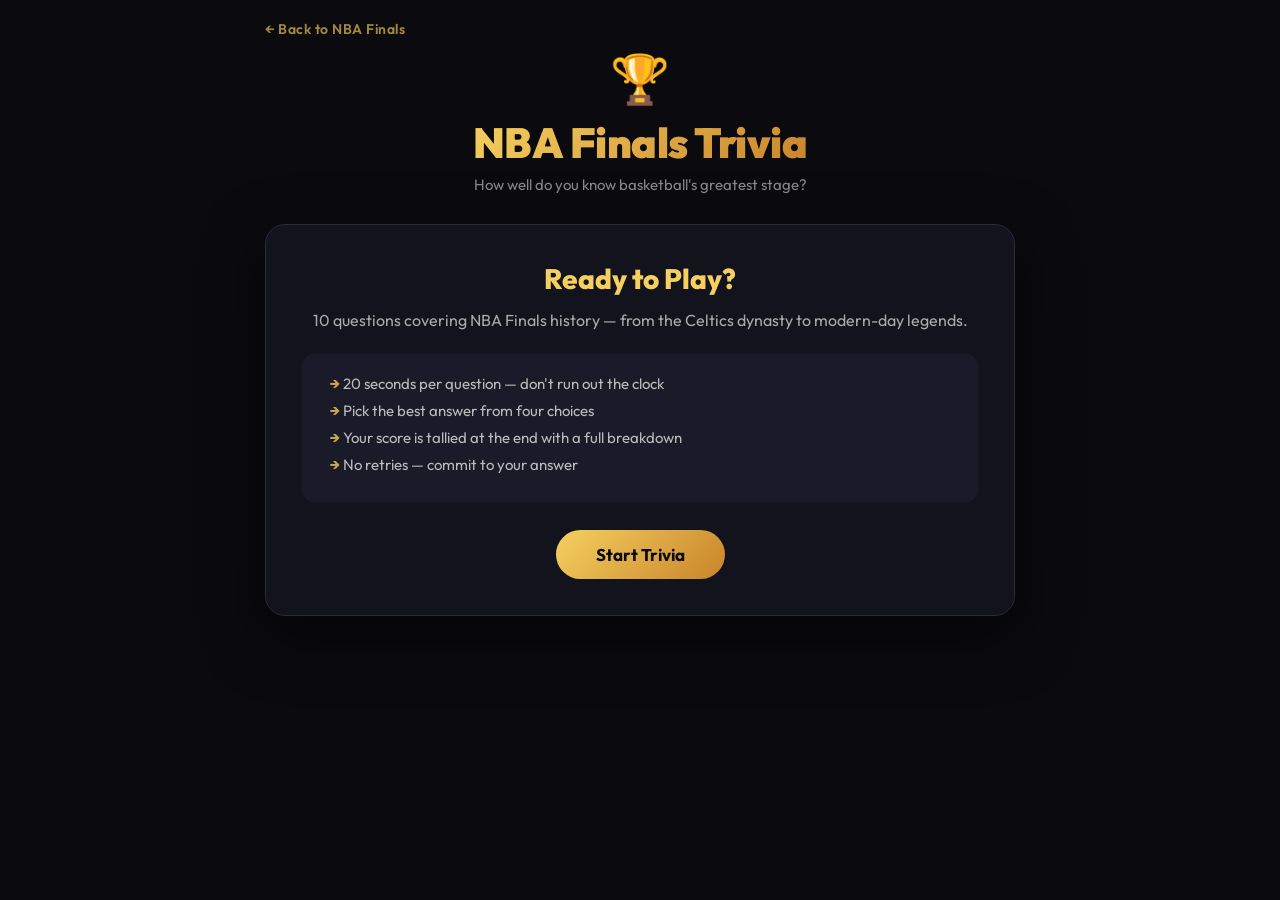
<file: AI-Web-App/AI-Web-App.html>
<!DOCTYPE html>
<html lang="en">
<head>
    <meta charset="UTF-8">
    <meta name="viewport" content="width=device-width, initial-scale=1.0">
    <title>NBA Finals Trivia | Test Your Knowledge</title>
    <link href="https://fonts.googleapis.com/css2?family=Outfit:wght@300;400;600;700;800;900&display=swap" rel="stylesheet">
    <style>
        *, *::before, *::after { box-sizing: border-box; margin: 0; padding: 0; }

        body {
            font-family: 'Outfit', sans-serif;
            background: #0a0a0f;
            color: #fff;
            min-height: 100vh;
            display: flex;
            flex-direction: column;
            align-items: center;
            justify-content: flex-start;
            padding: 20px;
        }

        .top-nav {
            width: 100%;
            max-width: 750px;
            display: flex;
            justify-content: flex-start;
            margin-bottom: 10px;
        }
        .top-nav a {
            color: #c8a84b;
            text-decoration: none;
            font-size: 14px;
            font-weight: 600;
            letter-spacing: 0.5px;
            opacity: 0.8;
            transition: opacity 0.2s;
        }
        .top-nav a:hover { opacity: 1; }

        .header {
            text-align: center;
            margin-bottom: 30px;
        }
        .header .trophy { font-size: 48px; margin-bottom: 8px; }
        .header h1 {
            font-size: clamp(26px, 5vw, 42px);
            font-weight: 900;
            background: linear-gradient(135deg, #f5d060, #c8842a);
            -webkit-background-clip: text;
            -webkit-text-fill-color: transparent;
            background-clip: text;
            letter-spacing: -0.5px;
        }
        .header p {
            color: #888;
            font-size: 15px;
            margin-top: 6px;
        }

        .card {
            background: #13131e;
            border: 1px solid #2a2a3a;
            border-radius: 20px;
            padding: 36px;
            width: 100%;
            max-width: 750px;
            box-shadow: 0 20px 60px rgba(0,0,0,0.5);
        }

        #start-screen { text-align: center; }
        #start-screen h2 {
            font-size: 28px;
            font-weight: 800;
            margin-bottom: 12px;
            color: #f5d060;
        }
        #start-screen p {
            color: #aaa;
            font-size: 16px;
            line-height: 1.6;
            margin-bottom: 10px;
        }
        .rules {
            background: #1a1a28;
            border-radius: 12px;
            padding: 20px 24px;
            margin: 20px 0 28px;
            text-align: left;
        }
        .rules li {
            color: #bbb;
            font-size: 15px;
            margin-bottom: 8px;
            padding-left: 4px;
            list-style: none;
        }
        .rules li::before { content: "\2192  "; color: #c8a84b; font-weight: 700; }

        .btn {
            display: inline-block;
            padding: 14px 40px;
            border-radius: 50px;
            border: none;
            font-family: 'Outfit', sans-serif;
            font-size: 17px;
            font-weight: 700;
            cursor: pointer;
            transition: transform 0.15s, box-shadow 0.15s, opacity 0.15s;
        }
        .btn-gold {
            background: linear-gradient(135deg, #f5d060, #c8842a);
            color: #0a0a0f;
        }
        .btn-gold:hover { transform: translateY(-2px); box-shadow: 0 8px 24px rgba(200,132,42,0.4); }
        .btn-gold:active { transform: translateY(0); }
        .btn-outline {
            background: transparent;
            border: 2px solid #c8a84b;
            color: #c8a84b;
            padding: 10px 28px;
            font-size: 15px;
        }
        .btn-outline:hover { background: #c8a84b22; }

        #quiz-screen { display: none; }

        .quiz-top {
            display: flex;
            justify-content: space-between;
            align-items: center;
            margin-bottom: 20px;
        }
        .question-counter {
            font-size: 14px;
            font-weight: 600;
            color: #666;
            text-transform: uppercase;
            letter-spacing: 1px;
        }
        .score-display {
            font-size: 14px;
            font-weight: 700;
            color: #c8a84b;
        }

        .timer-wrap { margin-bottom: 22px; }
        .timer-label {
            display: flex;
            justify-content: space-between;
            font-size: 13px;
            color: #555;
            margin-bottom: 6px;
        }
        #timer-count { font-weight: 700; color: #f5d060; }
        .timer-bar-bg {
            background: #1e1e2e;
            border-radius: 100px;
            height: 8px;
            overflow: hidden;
        }
        #timer-bar {
            height: 100%;
            border-radius: 100px;
            background: linear-gradient(90deg, #f5d060, #c8842a);
            transition: width 1s linear, background 0.5s;
            width: 100%;
        }
        #timer-bar.urgent { background: linear-gradient(90deg, #ff4444, #cc0000); }

        .category-tag {
            display: inline-block;
            background: #1e1e2e;
            border: 1px solid #3a3a4a;
            border-radius: 6px;
            padding: 4px 12px;
            font-size: 12px;
            font-weight: 600;
            color: #888;
            text-transform: uppercase;
            letter-spacing: 1px;
            margin-bottom: 16px;
        }
        #question-text {
            font-size: clamp(17px, 2.5vw, 22px);
            font-weight: 700;
            line-height: 1.4;
            margin-bottom: 28px;
            color: #f0f0f0;
        }

        .options-grid {
            display: grid;
            grid-template-columns: 1fr 1fr;
            gap: 12px;
            margin-bottom: 20px;
        }
        @media (max-width: 520px) { .options-grid { grid-template-columns: 1fr; } }

        .option {
            background: #1a1a28;
            border: 2px solid #2a2a3a;
            border-radius: 14px;
            padding: 16px 18px;
            font-family: 'Outfit', sans-serif;
            font-size: 15px;
            font-weight: 500;
            color: #ccc;
            cursor: pointer;
            text-align: left;
            transition: border-color 0.2s, background 0.2s, transform 0.15s, color 0.2s;
            display: flex;
            align-items: center;
            gap: 12px;
        }
        .option:hover:not(:disabled) {
            border-color: #c8a84b;
            background: #1e1e30;
            color: #fff;
            transform: translateY(-2px);
        }
        .option .opt-letter {
            width: 28px;
            height: 28px;
            border-radius: 8px;
            background: #252535;
            display: flex;
            align-items: center;
            justify-content: center;
            font-size: 12px;
            font-weight: 800;
            color: #888;
            flex-shrink: 0;
            transition: background 0.2s, color 0.2s;
        }
        .option.correct {
            border-color: #22c55e;
            background: #052e16;
            color: #4ade80;
        }
        .option.correct .opt-letter { background: #22c55e; color: #fff; }
        .option.wrong {
            border-color: #ef4444;
            background: #2d0a0a;
            color: #f87171;
        }
        .option.wrong .opt-letter { background: #ef4444; color: #fff; }
        .option:disabled { cursor: default; transform: none; }

        #feedback {
            font-size: 15px;
            font-weight: 600;
            text-align: center;
            min-height: 22px;
            margin-bottom: 16px;
            transition: opacity 0.2s;
        }
        #feedback.correct-msg { color: #4ade80; }
        #feedback.wrong-msg { color: #f87171; }

        #next-btn { display: none; width: 100%; }

        .progress-dots {
            display: flex;
            gap: 6px;
            justify-content: center;
            margin-top: 20px;
            flex-wrap: wrap;
        }
        .dot {
            width: 10px;
            height: 10px;
            border-radius: 50%;
            background: #2a2a3a;
            transition: background 0.3s;
        }
        .dot.answered-correct { background: #22c55e; }
        .dot.answered-wrong { background: #ef4444; }
        .dot.current { background: #c8a84b; box-shadow: 0 0 8px #c8a84b66; }

        #results-screen { display: none; text-align: center; }
        .score-circle {
            width: 140px;
            height: 140px;
            border-radius: 50%;
            background: conic-gradient(#f5d060 0%, transparent 0%);
            margin: 0 auto 24px;
            display: flex;
            align-items: center;
            justify-content: center;
            position: relative;
        }
        .score-circle::before {
            content: '';
            position: absolute;
            inset: 12px;
            border-radius: 50%;
            background: #13131e;
        }
        .score-inner {
            position: relative;
            z-index: 1;
        }
        .score-number {
            font-size: 36px;
            font-weight: 900;
            color: #f5d060;
            display: block;
            line-height: 1;
        }
        .score-label { font-size: 12px; color: #666; margin-top: 2px; }
        #results-screen h2 {
            font-size: 26px;
            font-weight: 800;
            margin-bottom: 8px;
        }
        #result-subtitle { color: #888; font-size: 15px; margin-bottom: 28px; }

        .breakdown {
            text-align: left;
            margin-bottom: 28px;
        }
        .breakdown h3 {
            font-size: 14px;
            font-weight: 700;
            color: #555;
            text-transform: uppercase;
            letter-spacing: 1px;
            margin-bottom: 12px;
        }
        .breakdown-item {
            background: #1a1a28;
            border-radius: 12px;
            padding: 14px 16px;
            margin-bottom: 8px;
            display: flex;
            align-items: flex-start;
            gap: 12px;
            font-size: 14px;
        }
        .breakdown-icon { font-size: 18px; flex-shrink: 0; margin-top: 1px; }
        .breakdown-q { color: #ccc; line-height: 1.4; }
        .breakdown-a { font-weight: 600; margin-top: 3px; }
        .breakdown-a.correct-a { color: #4ade80; }
        .breakdown-a.wrong-a { color: #f87171; }

        .results-btns { display: flex; gap: 12px; justify-content: center; flex-wrap: wrap; }

        @keyframes fadeSlideIn {
            from { opacity: 0; transform: translateY(16px); }
            to   { opacity: 1; transform: translateY(0); }
        }
        .fade-in { animation: fadeSlideIn 0.35s ease forwards; }

        @keyframes shake {
            0%, 100% { transform: translateX(0); }
            20%       { transform: translateX(-8px); }
            40%       { transform: translateX(8px); }
            60%       { transform: translateX(-5px); }
            80%       { transform: translateX(5px); }
        }
        .shake { animation: shake 0.4s ease; }
    </style>
</head>
<body>

    <div class="top-nav">
        <a href="../From-Scratch/From-Scratch.html">← Back to NBA Finals</a>
    </div>

    <div class="header">
        <div class="trophy">🏆</div>
        <h1>NBA Finals Trivia</h1>
        <p>How well do you know basketball's greatest stage?</p>
    </div>

    <div class="card" id="start-screen">
        <h2>Ready to Play?</h2>
        <p>10 questions covering NBA Finals history — from the Celtics dynasty to modern-day legends.</p>
        <ul class="rules">
            <li>20 seconds per question — don't run out the clock</li>
            <li>Pick the best answer from four choices</li>
            <li>Your score is tallied at the end with a full breakdown</li>
            <li>No retries — commit to your answer</li>
        </ul>
        <button class="btn btn-gold" onclick="startGame()">Start Trivia</button>
    </div>

    <div class="card" id="quiz-screen">
        <div class="quiz-top">
            <span class="question-counter" id="q-counter">Question 1 of 10</span>
            <span class="score-display" id="score-display">Score: 0</span>
        </div>

        <div class="timer-wrap">
            <div class="timer-label">
                <span>Time Remaining</span>
                <span id="timer-count">20s</span>
            </div>
            <div class="timer-bar-bg">
                <div id="timer-bar"></div>
            </div>
        </div>

        <div class="category-tag" id="category-tag">General</div>
        <div id="question-text"></div>

        <div class="options-grid" id="options-grid"></div>

        <div id="feedback"></div>
        <button class="btn btn-gold" id="next-btn" onclick="nextQuestion()">Next Question →</button>

        <div class="progress-dots" id="progress-dots"></div>
    </div>

    <div class="card" id="results-screen">
        <div class="score-circle" id="score-circle">
            <div class="score-inner">
                <span class="score-number" id="final-score-num">0/10</span>
                <div class="score-label">CORRECT</div>
            </div>
        </div>
        <h2 id="result-title">Nice Work!</h2>
        <p id="result-subtitle"></p>

        <div class="breakdown">
            <h3>Question Breakdown</h3>
            <div id="breakdown-list"></div>
        </div>

        <div class="results-btns">
            <button class="btn btn-gold" onclick="restartGame()">Play Again</button>
            <a href="../From-Scratch/From-Scratch.html" class="btn btn-outline">Back to Site</a>
        </div>
    </div>

    <script>
        const questions = [
            {
                category: "Dynasty Era",
                question: "How many consecutive NBA Championships did the Boston Celtics win from 1959 to 1966?",
                options: ["6", "7", "8", "9"],
                answer: 2
            },
            {
                category: "The GOAT Debate",
                question: "Michael Jordan went undefeated in the NBA Finals. How many championships did he win?",
                options: ["4", "5", "6", "7"],
                answer: 2
            },
            {
                category: "Coaching Legends",
                question: "Phil Jackson holds the record for most NBA championships won as a head coach. How many rings did he win?",
                options: ["9", "10", "11", "12"],
                answer: 2
            },
            {
                category: "Strange But True",
                question: "Jerry West won the first-ever Finals MVP award in 1969 — despite being on the losing team. Which team did he play for?",
                options: ["Boston Celtics", "New York Knicks", "Los Angeles Lakers", "Philadelphia 76ers"],
                answer: 2
            },
            {
                category: "The Upset",
                question: "The 2004 NBA Finals was one of the biggest upsets in history. Which underdog team defeated the star-studded LA Lakers?",
                options: ["Indiana Pacers", "Detroit Pistons", "San Antonio Spurs", "New Jersey Nets"],
                answer: 1
            },
            {
                category: "Golden State Era",
                question: "Andre Iguodala was a surprise pick for Finals MVP in 2015. Who did he outperform for that honor?",
                options: ["Klay Thompson", "Draymond Green", "Stephen Curry", "LeBron James"],
                answer: 2
            },
            {
                category: "LeBron's Legacy",
                question: "LeBron James led the 2016 Cavaliers back from a 3-1 deficit to win the title. What was his block in Game 7 called?",
                options: ["The Stop", "The Block", "The Chase Down", "The Rejection"],
                answer: 2
            },
            {
                category: "The Last Dance",
                question: "In the famous Game 6 of the 1998 Finals, Michael Jordan hit the title-winning shot over which Jazz defender?",
                options: ["John Stockton", "Karl Malone", "Bryon Russell", "Greg Ostertag"],
                answer: 2
            },
            {
                category: "Modern Era",
                question: "Nikola Jokic won the 2023 Finals MVP with the Denver Nuggets. Which team did Denver defeat in the Finals?",
                options: ["Boston Celtics", "Miami Heat", "Los Angeles Lakers", "Phoenix Suns"],
                answer: 1
            },
            {
                category: "Finals History",
                question: "Which franchise has won the most NBA Championships in league history?",
                options: ["Los Angeles Lakers", "Chicago Bulls", "Boston Celtics", "Golden State Warriors"],
                answer: 2
            }
        ];

        let currentQ = 0;
        let score = 0;
        let userAnswers = [];
        let timerInterval = null;
        let timeLeft = 20;
        let answered = false;

        function startGame() {
            currentQ = 0;
            score = 0;
            userAnswers = [];
            document.getElementById('start-screen').style.display = 'none';
            document.getElementById('results-screen').style.display = 'none';
            document.getElementById('quiz-screen').style.display = 'block';
            buildDots();
            loadQuestion();
        }

        function buildDots() {
            const wrap = document.getElementById('progress-dots');
            wrap.innerHTML = '';
            questions.forEach((_, i) => {
                const d = document.createElement('div');
                d.className = 'dot' + (i === 0 ? ' current' : '');
                d.id = 'dot-' + i;
                wrap.appendChild(d);
            });
        }

        function loadQuestion() {
            answered = false;
            timeLeft = 20;
            const q = questions[currentQ];

            document.getElementById('q-counter').textContent = `Question ${currentQ + 1} of ${questions.length}`;
            document.getElementById('score-display').textContent = `Score: ${score}`;
            document.getElementById('category-tag').textContent = q.category;
            document.getElementById('question-text').textContent = q.question;
            document.getElementById('feedback').textContent = '';
            document.getElementById('feedback').className = '';
            document.getElementById('next-btn').style.display = 'none';

            const letters = ['A', 'B', 'C', 'D'];
            const grid = document.getElementById('options-grid');
            grid.innerHTML = '';
            q.options.forEach((opt, i) => {
                const btn = document.createElement('button');
                btn.className = 'option';
                btn.innerHTML = `<span class="opt-letter">${letters[i]}</span>${opt}`;
                btn.onclick = () => selectAnswer(i);
                grid.appendChild(btn);
            });

            // Reset timer bar
            const bar = document.getElementById('timer-bar');
            bar.style.transition = 'none';
            bar.style.width = '100%';
            bar.classList.remove('urgent');
            document.getElementById('timer-count').textContent = '20s';

            // Animate card in
            document.getElementById('quiz-screen').classList.remove('fade-in');
            void document.getElementById('quiz-screen').offsetWidth;
            document.getElementById('quiz-screen').classList.add('fade-in');

            // Start timer
            clearInterval(timerInterval);
            setTimeout(() => {
                bar.style.transition = 'width 1s linear';
                startTimer();
            }, 50);
        }

        function startTimer() {
            timerInterval = setInterval(() => {
                timeLeft--;
                const bar = document.getElementById('timer-bar');
                const pct = (timeLeft / 20) * 100;
                bar.style.width = pct + '%';
                document.getElementById('timer-count').textContent = timeLeft + 's';

                if (timeLeft <= 7) bar.classList.add('urgent');

                if (timeLeft <= 0) {
                    clearInterval(timerInterval);
                    if (!answered) timeOut();
                }
            }, 1000);
        }

        function selectAnswer(index) {
            if (answered) return;
            answered = true;
            clearInterval(timerInterval);

            const q = questions[currentQ];
            const options = document.querySelectorAll('.option');
            const isCorrect = index === q.answer;

            options.forEach(o => o.disabled = true);
            options[q.answer].classList.add('correct');

            const feedback = document.getElementById('feedback');
            if (isCorrect) {
                score++;
                options[index].classList.add('correct');
                feedback.textContent = '✓ Correct!';
                feedback.className = 'correct-msg';
                userAnswers.push({ correct: true, chosen: index });
                updateDot(currentQ, 'answered-correct');
            } else {
                options[index].classList.add('wrong');
                options[index].classList.add('shake');
                feedback.textContent = `✗ The answer was: ${q.options[q.answer]}`;
                feedback.className = 'wrong-msg';
                userAnswers.push({ correct: false, chosen: index });
                updateDot(currentQ, 'answered-wrong');
            }

            document.getElementById('score-display').textContent = `Score: ${score}`;
            showNextBtn();
        }

        function timeOut() {
            answered = true;
            const q = questions[currentQ];
            const options = document.querySelectorAll('.option');
            options.forEach(o => o.disabled = true);
            options[q.answer].classList.add('correct');

            const feedback = document.getElementById('feedback');
            feedback.textContent = `⏰ Time's up! Answer: ${q.options[q.answer]}`;
            feedback.className = 'wrong-msg';
            userAnswers.push({ correct: false, chosen: -1 });
            updateDot(currentQ, 'answered-wrong');
            showNextBtn();
        }

        function updateDot(index, cls) {
            const dot = document.getElementById('dot-' + index);
            dot.classList.remove('current');
            dot.classList.add(cls);
            if (index + 1 < questions.length) {
                document.getElementById('dot-' + (index + 1)).classList.add('current');
            }
        }

        function showNextBtn() {
            const btn = document.getElementById('next-btn');
            btn.style.display = 'block';
            btn.textContent = currentQ === questions.length - 1 ? 'See Results 🏆' : 'Next Question →';
        }

        function nextQuestion() {
            currentQ++;
            if (currentQ >= questions.length) {
                showResults();
            } else {
                loadQuestion();
            }
        }

        function showResults() {
            clearInterval(timerInterval);
            document.getElementById('quiz-screen').style.display = 'none';
            const resultsScreen = document.getElementById('results-screen');
            resultsScreen.style.display = 'block';
            resultsScreen.classList.remove('fade-in');
            void resultsScreen.offsetWidth;
            resultsScreen.classList.add('fade-in');

            const pct = Math.round((score / questions.length) * 100);

            document.getElementById('final-score-num').textContent = `${score}/10`;

            // Conic gradient ring
            const circle = document.getElementById('score-circle');
            circle.style.background = `conic-gradient(#f5d060 ${pct * 3.6}deg, #1e1e2e ${pct * 3.6}deg)`;

            let title, subtitle;
            if (score === 10) {
                title = "Perfect Score! 🏆";
                subtitle = "You're an NBA Finals legend. Nothing gets past you.";
            } else if (score >= 8) {
                title = "Elite Knowledge! 🔥";
                subtitle = "You clearly know your Finals history. Impressive.";
            } else if (score >= 6) {
                title = "Solid Showing 👍";
                subtitle = "You've got a good handle on the Finals. A few blind spots, but not bad.";
            } else if (score >= 4) {
                title = "Decent Effort 💪";
                subtitle = "You know the big moments, but the details tripped you up.";
            } else {
                title = "Back to the Tape 📺";
                subtitle = "Time to re-watch some Finals games. You'll get there.";
            }

            document.getElementById('result-title').textContent = title;
            document.getElementById('result-subtitle').textContent = subtitle;

            // Breakdown
            const breakdown = document.getElementById('breakdown-list');
            breakdown.innerHTML = '';
            questions.forEach((q, i) => {
                const ua = userAnswers[i];
                const item = document.createElement('div');
                item.className = 'breakdown-item';
                const icon = ua.correct ? '✅' : '❌';
                const answerText = ua.correct
                    ? `Your answer: ${q.options[ua.chosen]}`
                    : ua.chosen === -1
                        ? `Timed out — Answer: ${q.options[q.answer]}`
                        : `You said: ${q.options[ua.chosen]} — Correct: ${q.options[q.answer]}`;
                item.innerHTML = `
                    <span class="breakdown-icon">${icon}</span>
                    <div>
                        <div class="breakdown-q">${q.question}</div>
                        <div class="breakdown-a ${ua.correct ? 'correct-a' : 'wrong-a'}">${answerText}</div>
                    </div>`;
                breakdown.appendChild(item);
            });
        }

        function restartGame() {
            document.getElementById('results-screen').style.display = 'none';
            startGame();
        }
    </script>
</body>
</html>
</file>
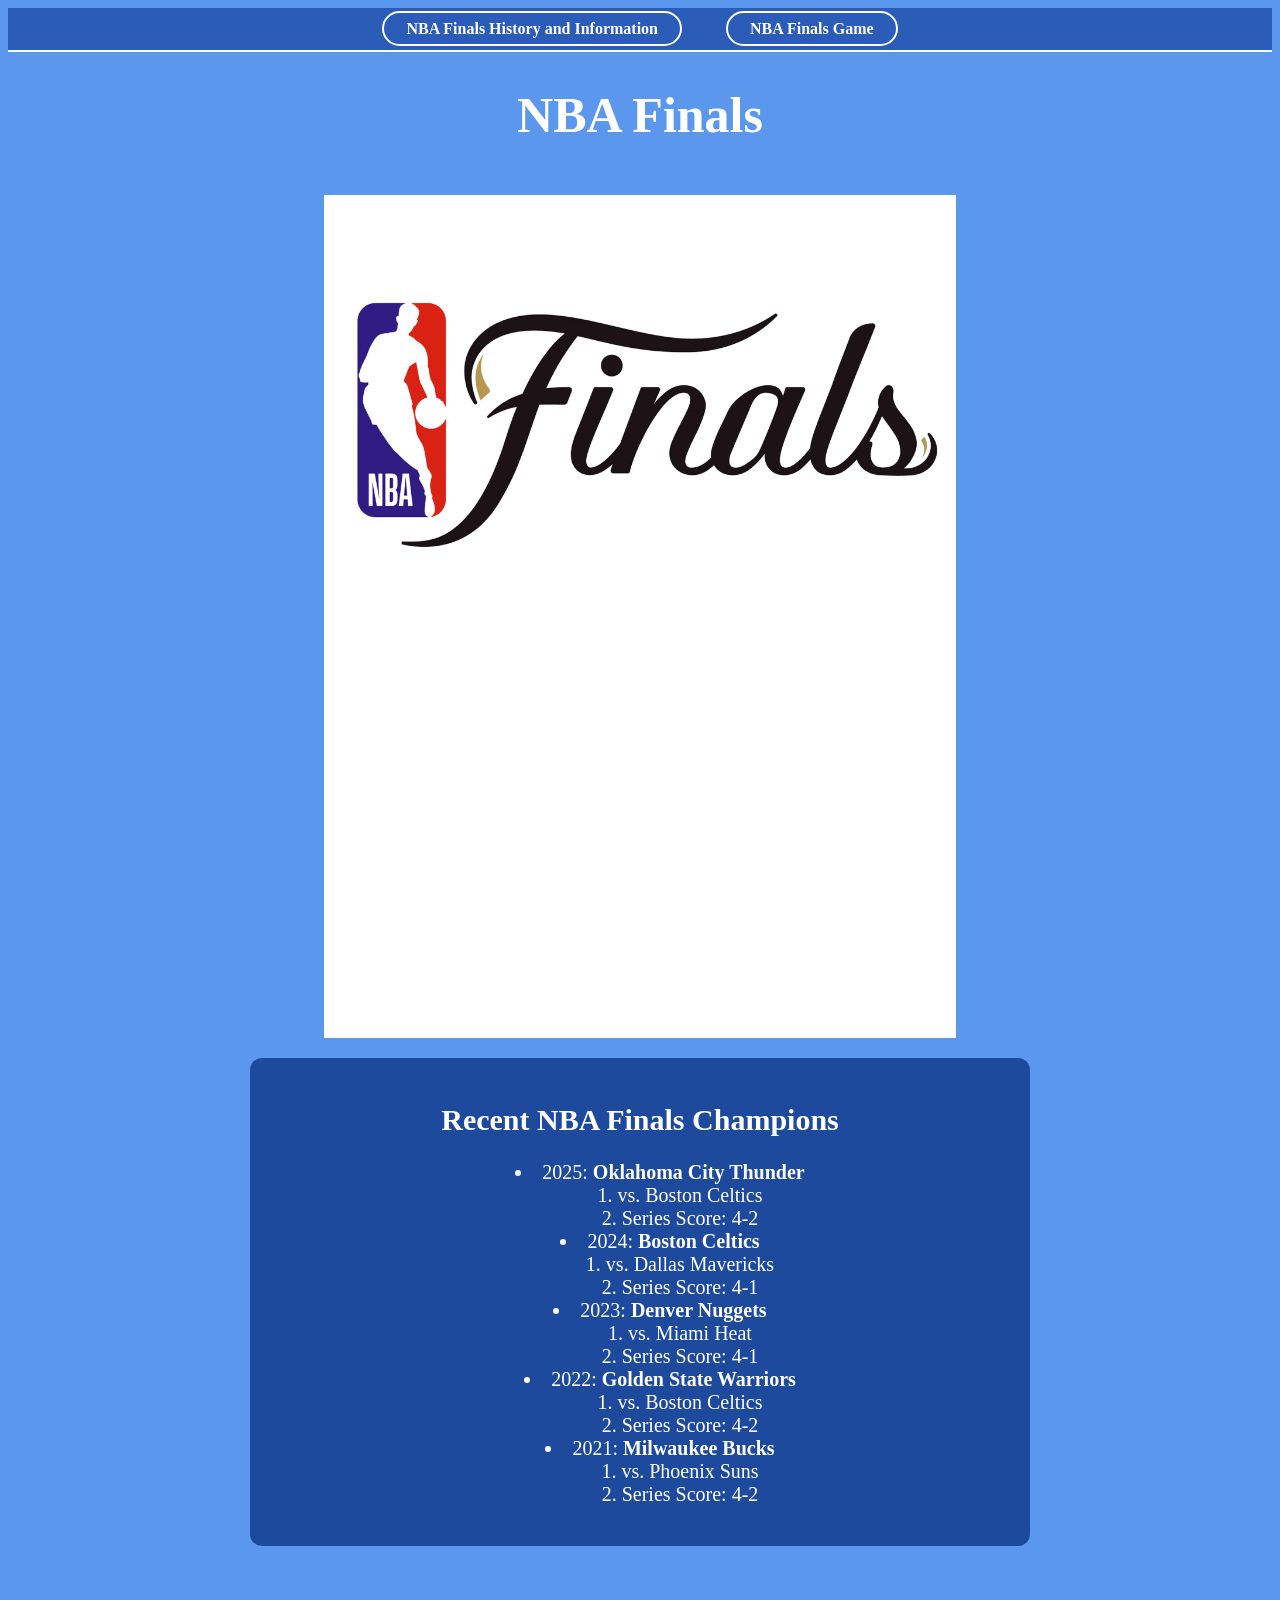
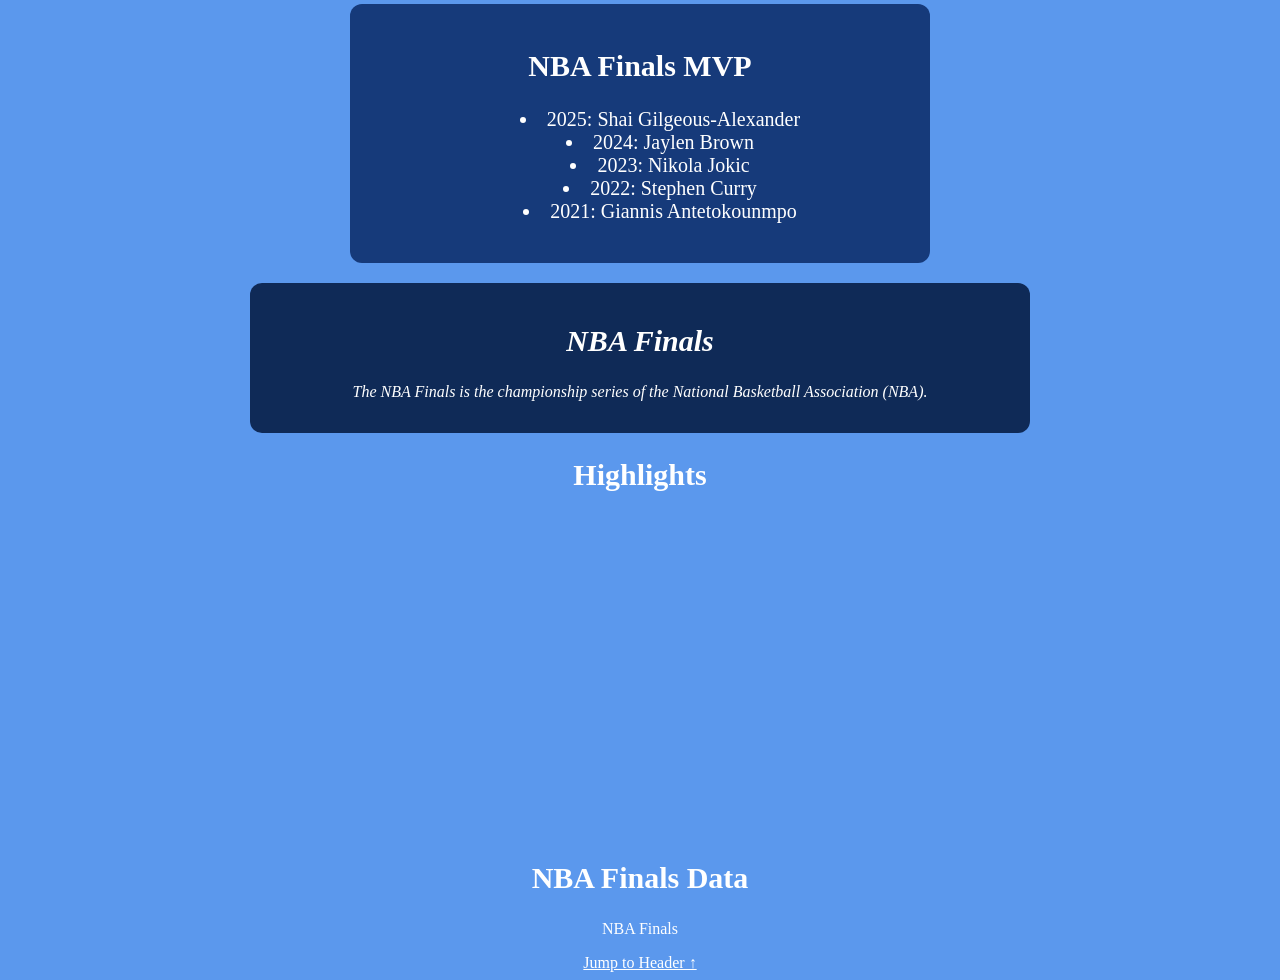
<file: From-Scratch/From-Scratch.html>
<!DOCTYPE html>
<html lang="en">

<head>
    <meta charset="UTF-8">
    <meta name="viewport" content="width=device-width, initial-scale=1.0">
    <title>NBA Finals</title>
    <link rel="stylesheet" href="Scratch.css">
</head>

<body>
    <div id="nav-banner">
        <a href="../Bootstrap/index.html">NBA Finals History and Information</a>
        <a href="../AI-Web-App/AI-Web-App.html">NBA Finals Game</a>
    </div>
    <h1 id="header">NBA Finals</h1>
    <br>
    <img src="ASSET_CLEAN_TALL.jpeg" alt="NBA Finals">
    <div class="champions-section">
        <h2>Recent NBA Finals Champions</h2>
        <ul>
            <li>2025: <strong>Oklahoma City Thunder</strong>
                <ol>
                    <li>vs. Boston Celtics</li>
                    <li>Series Score: 4-2</li>
                </ol>
            </li>
            <li>2024: <strong>Boston Celtics</strong>
                <ol>
                    <li>vs. Dallas Mavericks</li>
                    <li>Series Score: 4-1</li>
                </ol>
            </li>
            <li>2023: <strong>Denver Nuggets</strong>
                <ol>
                    <li>vs. Miami Heat</li>
                    <li>Series Score: 4-1</li>
                </ol>
            </li>
            <li>2022: <strong>Golden State Warriors</strong>
                <ol>
                    <li>vs. Boston Celtics</li>
                    <li>Series Score: 4-2</li>
                </ol>
            </li>
            <li>2021: <strong>Milwaukee Bucks</strong>
                <ol>
                    <li>vs. Phoenix Suns</li>
                    <li>Series Score: 4-2</li>
                </ol>
            </li>
        </ul>
    </div>
    <br>
    <div class="mvp-section">
        <h2>NBA Finals MVP</h2>
        <ul>
            <li>2025: Shai Gilgeous-Alexander</li>
            <li>2024: Jaylen Brown</li>
            <li>2023: Nikola Jokic</li>
            <li>2022: Stephen Curry</li>
            <li>2021: Giannis Antetokounmpo</li>
        </ul>
    </div>
    <div class="intro-section">
        <main>
            <section>
                <h2>NBA Finals</h2>
                <p>The NBA Finals is the championship series of the National Basketball Association (NBA).</p>
            </section>
        </main>
    </div>

    <h2>Highlights</h2>
    <div class="video-wrapper">
        <iframe width="560" height="315" src="https://www.youtube.com/embed/0sW5tgF3x94?si=uaJws9piffiMMBHP"
            title="YouTube video player" frameborder="0"
            allow="accelerometer; autoplay; clipboard-write; encrypted-media; gyroscope; picture-in-picture; web-share"
            referrerpolicy="strict-origin-when-cross-origin" allowfullscreen>
        </iframe>
    </div>

    <h2>NBA Finals Data</h2>
    <div class="tableau-wrapper">
        <div class='tableauPlaceholder' id='viz1776212060479' style='position: relative'>
            <noscript>
                <a href='#'>
                    <img alt='NBA'
                        src='https://public.tableau.com/static/images/NB/NBAFinalsFrom1980-2020/NBA/1_rss.png'
                        style='border: none' />
                </a>
            </noscript>
            <object class='tableauViz' style='display:none;'>
                <param name='host_url' value='https%3A%2F%2Fpublic.tableau.com%2F' />
                <param name='embed_code_version' value='3' />
                <param name='site_root' value='' />
                <param name='name' value='NBAFinalsFrom1980-2020/NBA' />
                <param name='tabs' value='no' />
                <param name='toolbar' value='yes' />
                <param name='static_image'
                    value='https://public.tableau.com/static/images/NB/NBAFinalsFrom1980-2020/NBA/1.png' />
                <param name='animate_transition' value='yes' />
                <param name='display_static_image' value='yes' />
                <param name='display_spinner' value='yes' />
                <param name='display_overlay' value='yes' />
                <param name='display_count' value='yes' />
                <param name='language' value='en-US' />
            </object>
        </div>
        <script type='text/javascript'>
            var divElement = document.getElementById('viz1776212060479');
            var vizElement = divElement.getElementsByTagName('object')[0];
            vizElement.style.width = '100%';
            vizElement.style.height = '600px';
            var scriptElement = document.createElement('script');
            scriptElement.src = 'https://public.tableau.com/javascripts/api/viz_v1.js';
            vizElement.parentNode.insertBefore(scriptElement, vizElement);
        </script>
    </div>

    <footer>
        <p>NBA Finals</p>
        <a href="#header">Jump to Header ↑</a>
        <br>
    </footer>
</body>

</html>
</file>
<file: From-Scratch/Scratch.css>
/* Scratch.css */

#nav-banner {
    background-color: #2a5cb8;
    padding: 12px 0;
    text-align: center;
    position: sticky;
    top: 0;
    border-bottom: 2px solid white;
}

#nav-banner a {
    color: white;
    font-family: 'Times New Roman', Times, serif;
    font-size: 16px;
    font-weight: bold;
    margin: 0 20px;
    padding: 7px 22px;
    border: 2px solid white;
    border-radius: 20px;
    text-decoration: none;
}

#nav-banner a:hover {
    background-color: white;
    color: #2a5cb8;
}


a {
    color: white;
    font-family: 'Times New Roman', Times, serif;
}

img {
    width: 50%;
    max-width: 100%;
    height: auto;
    display: block;
    margin: 0 auto;
}

.video-wrapper {
    text-align: center;
    margin: 20px auto;
}

.tableau-wrapper {
    width: 90%;
    margin: 20px auto;
    text-align: center;
}

body {
    background-color: #5b98ed;
    font-family: 'Times New Roman', Times, serif;
    color: white;
}

h1 {
    text-align: center;
    font-size: 50px;
}

h2 {
    text-align: center;
    font-size: 30px;
}

ol,
ul {
    text-align: center;
    font-size: 20px;
    list-style-position: inside;
}

nav {
    text-align: center;
}

main {
    text-align: center;
}

footer {
    text-align: center;
}

li {
    text-align: center;
}

.champions-section {
    background-color: #1e4a9e;
    border-radius: 12px;
    padding: 20px 40px;
    margin: 20px auto;
    max-width: 700px;
}

.mvp-section {
    background-color: #163a7a;
    border-radius: 12px;
    padding: 20px 40px;
    margin: 20px auto;
    max-width: 500px;
}

.intro-section {
    background-color: #0f2a57;
    border-radius: 12px;
    padding: 16px 40px;
    margin: 20px auto;
    max-width: 700px;
    font-style: italic;
}
</file>
